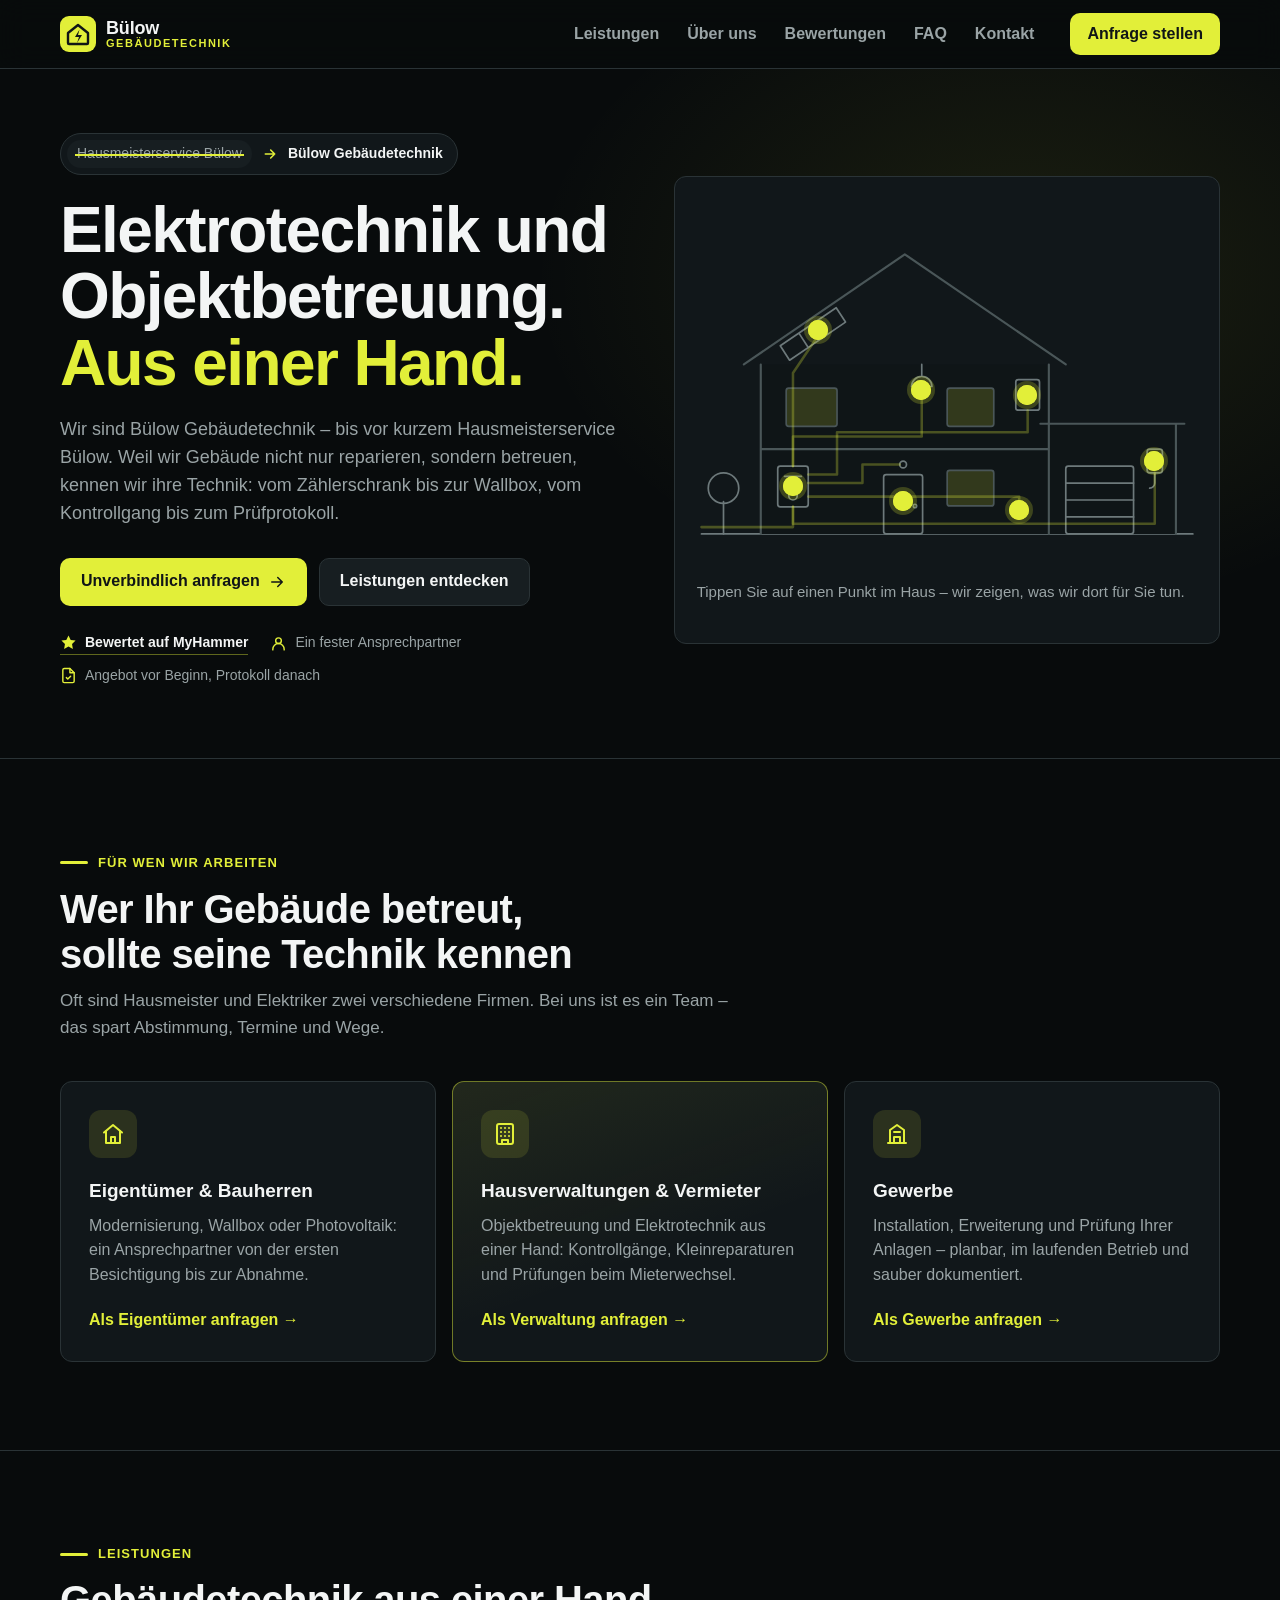
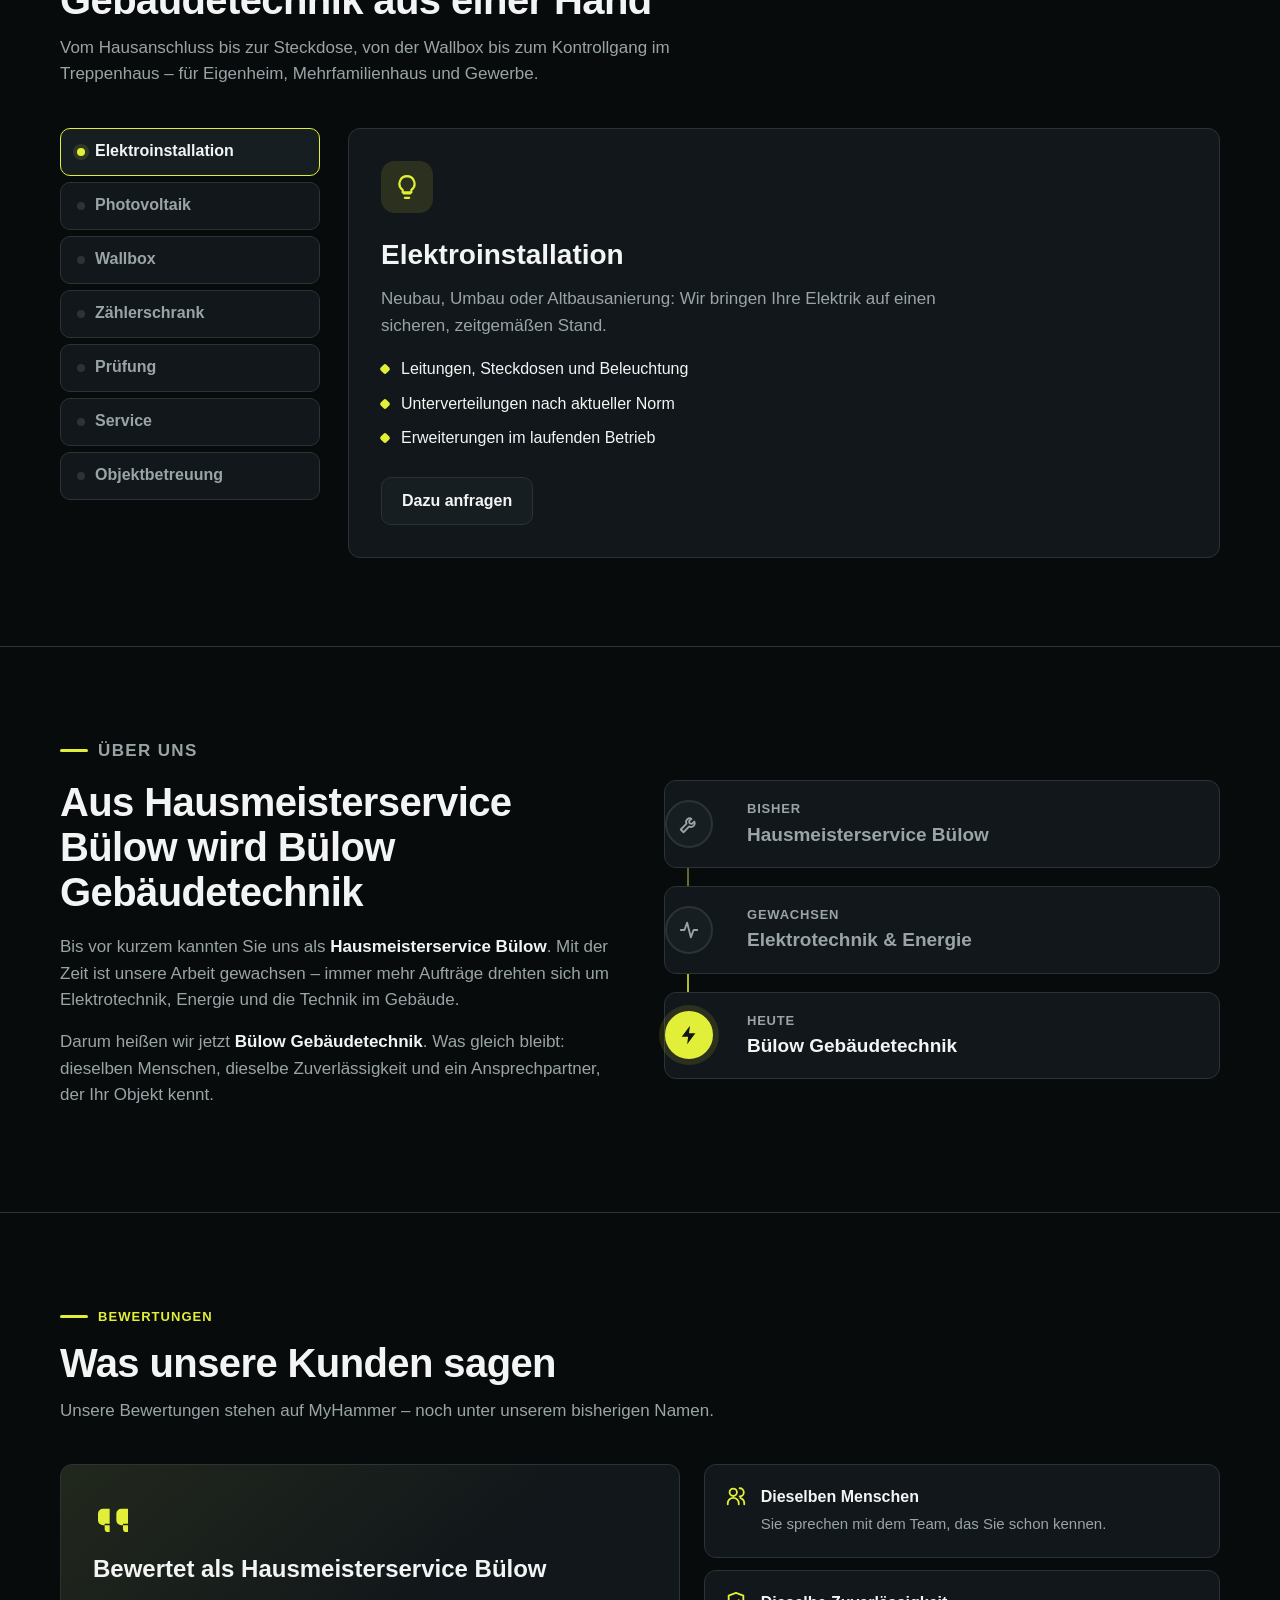
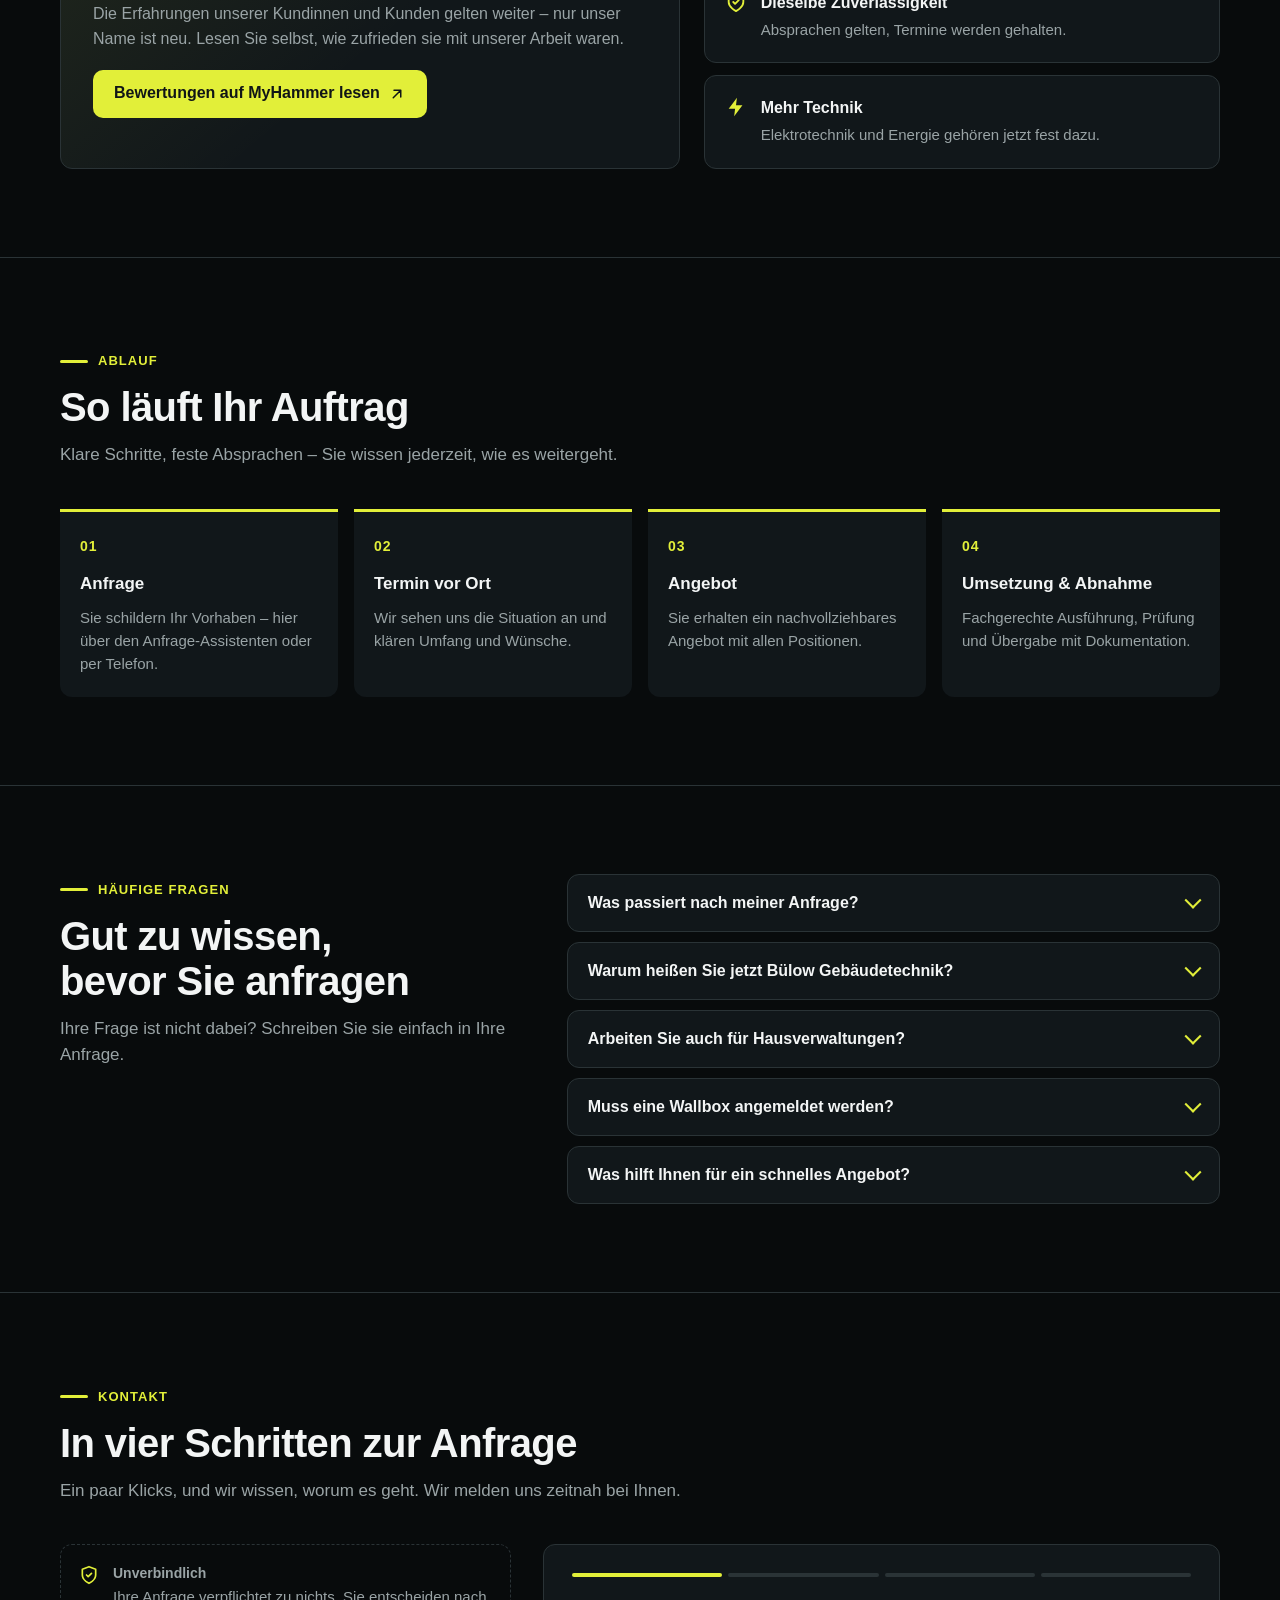
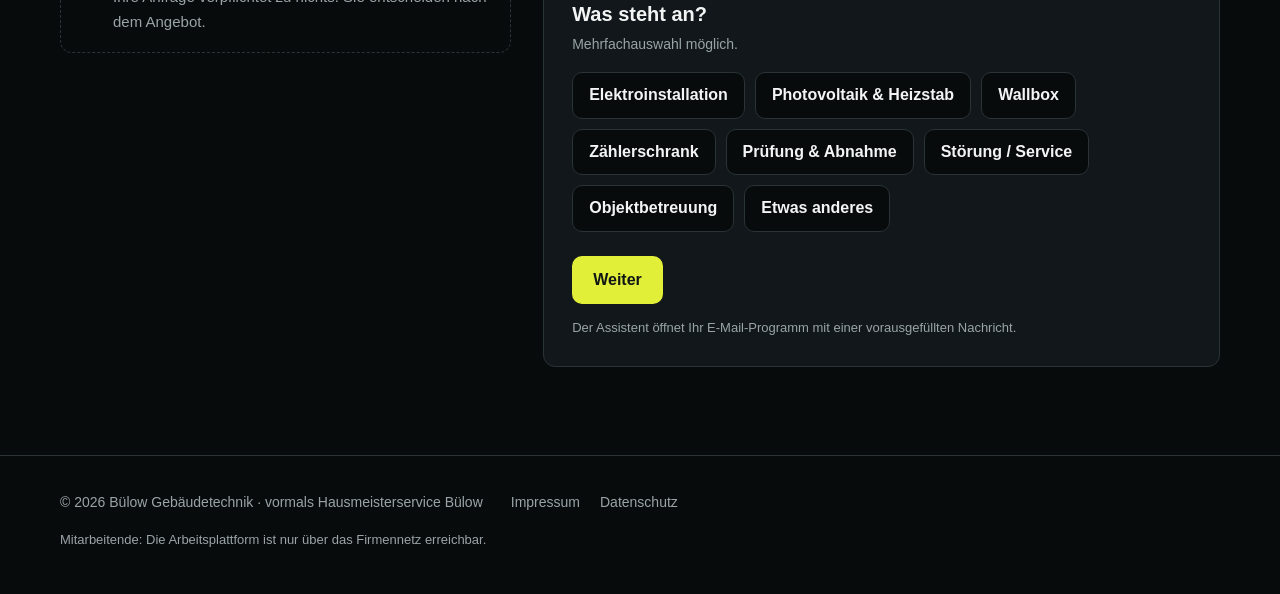
<file: index.html>
<!doctype html>
<html lang="de">
<head>
  <meta charset="utf-8">
  <meta name="viewport" content="width=device-width, initial-scale=1, viewport-fit=cover">
  <meta name="theme-color" content="#080b0c">
  <!-- Remove noindex once every [placeholder] (class "ph") is replaced with real company data. -->
  <meta name="robots" content="noindex">
  <title>Bülow Gebäudetechnik – vormals Hausmeisterservice Bülow</title>
  <meta name="description" content="Bülow Gebäudetechnik, vormals Hausmeisterservice Bülow: Elektroinstallation, Wallbox, Photovoltaik-Anschluss, Zählerschrank, Prüfung, Service und Objektbetreuung.">
  <link rel="icon" href="icon.svg" type="image/svg+xml">
  <link rel="apple-touch-icon" href="apple-touch-icon.png">
  <meta name="apple-mobile-web-app-title" content="Bülow Gebäudetechnik">
  <link rel="stylesheet" href="site.css?v=3">
  <script>document.documentElement.classList.add('js');</script>
</head>
<body>
  <a class="skip" href="#inhalt">Zum Inhalt springen</a>

  <header class="site-header">
    <div class="wrap">
      <a href="#" class="brand" aria-label="Bülow Gebäudetechnik – Startseite">
        <svg class="brand-mark" viewBox="0 0 36 36" aria-hidden="true"><rect width="36" height="36" rx="9" fill="#e2ef39"/><path d="M8 17 18 9l10 8v10a1 1 0 0 1-1 1H9a1 1 0 0 1-1-1z" fill="none" stroke="#101516" stroke-width="2.4" stroke-linejoin="round"/><path d="M19.5 13.5 15 21h4l-2 6 5-8h-4z" fill="#101516"/></svg>
        <span class="brand-text"><b>Bülow</b><span>Gebäudetechnik</span></span>
      </a>
      <nav class="site-nav" aria-label="Hauptnavigation">
        <a href="#leistungen">Leistungen</a>
        <a href="#ueber-uns">Über uns</a>
        <a href="#bewertungen">Bewertungen</a>
        <a href="#fragen">FAQ</a>
        <a href="#kontakt">Kontakt</a>
      </nav>
      <a class="button primary" href="#anfrage">Anfrage stellen</a>
    </div>
  </header>

  <main id="inhalt">
    <div class="hero">
      <div class="wrap">
        <div>
          <p class="rename" aria-label="Aus Hausmeisterservice Bülow wird Bülow Gebäudetechnik">
            <span class="old" aria-hidden="true">Hausmeisterservice Bülow</span>
            <svg viewBox="0 0 24 24" fill="none" stroke="currentColor" stroke-width="2.4" stroke-linecap="round" stroke-linejoin="round" aria-hidden="true"><path d="M5 12h14M13 6l6 6-6 6"/></svg>
            <span class="new" aria-hidden="true">Bülow Gebäudetechnik</span>
          </p>
          <h1>Elektrotechnik und Objektbetreuung. <em>Aus einer Hand.</em></h1>
          <p class="lead">Wir sind Bülow Gebäudetechnik – bis vor kurzem Hausmeisterservice Bülow. Weil wir Gebäude nicht nur reparieren, sondern betreuen, kennen wir ihre Technik: vom Zählerschrank bis zur Wallbox, vom Kontrollgang bis zum Prüfprotokoll.</p>
          <div class="hero-actions">
            <a class="button primary" href="#anfrage">Unverbindlich anfragen
              <svg viewBox="0 0 24 24" fill="none" stroke="currentColor" stroke-width="2" stroke-linecap="round" stroke-linejoin="round" aria-hidden="true"><path d="M5 12h14M13 6l6 6-6 6"/></svg>
            </a>
            <a class="button" href="tel:" data-contact="phone-link" hidden>
              <svg viewBox="0 0 24 24" fill="none" stroke="currentColor" stroke-width="2" stroke-linecap="round" stroke-linejoin="round" aria-hidden="true"><path d="M22 16.9v3a2 2 0 0 1-2.2 2 19.8 19.8 0 0 1-8.6-3.1 19.5 19.5 0 0 1-6-6A19.8 19.8 0 0 1 2.1 4.2 2 2 0 0 1 4.1 2h3a2 2 0 0 1 2 1.7c.1 1 .4 1.9.7 2.8a2 2 0 0 1-.5 2.1L8 9.9a16 16 0 0 0 6 6l1.3-1.3a2 2 0 0 1 2.1-.4c.9.3 1.8.6 2.8.7a2 2 0 0 1 1.7 2z"/></svg>
              <span data-contact="phone">Anrufen</span>
            </a>
            <a class="button" href="#leistungen" data-contact="no-phone">Leistungen entdecken</a>
          </div>
          <ul class="trust-strip" aria-label="Darauf können Sie sich verlassen">
            <li><a href="https://www.my-hammer.de/auftragnehmer/hausmeisterservice-buelow/bewertungen" target="_blank" rel="noopener"><svg viewBox="0 0 24 24" fill="currentColor" aria-hidden="true"><path d="m12 2 3.1 6.3 6.9 1-5 4.9 1.2 6.8L12 17.8 5.8 21l1.2-6.8-5-4.9 6.9-1z"/></svg>Bewertet auf MyHammer</a></li>
            <li><svg viewBox="0 0 24 24" fill="none" stroke="currentColor" stroke-width="2" stroke-linecap="round" stroke-linejoin="round" aria-hidden="true"><circle cx="12" cy="8" r="4"/><path d="M4 21v-1a8 8 0 0 1 16 0v1"/></svg>Ein fester Ansprechpartner</li>
            <li><svg viewBox="0 0 24 24" fill="none" stroke="currentColor" stroke-width="2" stroke-linecap="round" stroke-linejoin="round" aria-hidden="true"><path d="M14 2H6a2 2 0 0 0-2 2v16a2 2 0 0 0 2 2h12a2 2 0 0 0 2-2V8z"/><path d="M14 2v6h6M9 15l2 2 4-4"/></svg>Angebot vor Beginn, Protokoll danach</li>
          </ul>
        </div>

        <div class="explorer-stage">
          <div class="house" id="house">
            <svg viewBox="0 0 600 440" role="img" aria-label="Schematisches Haus mit den Bereichen, in denen wir arbeiten">
              <!-- Ground, tree, building shell -->
              <path class="detail" d="M10 400H590"/>
              <path class="detail" d="M36 400v-38"/><circle class="detail" cx="36" cy="346" r="18"/>
              <path class="fill" d="M80 200h340v200H80zM420 270h150v130H420z"/>
              <path class="structure" d="M60 200 250 70l190 130M80 200v200M420 200v200M80 300h340M410 270h170M570 270v130"/>
              <!-- Photovoltaics on the left roof slope -->
              <path class="detail" d="M103 178 169 133l11 17-66 45zM125 163l11 17M147 148l11 17"/>
              <!-- Upper floor: window, ceiling lamp, sub-distribution -->
              <rect class="window" x="110" y="228" width="60" height="45" rx="3"/>
              <rect class="window" x="300" y="228" width="55" height="45" rx="3"/>
              <path class="detail" d="M270 200v14M258 226a12 12 0 0 1 24 0z"/>
              <rect class="detail" x="381" y="218" width="28" height="36" rx="3"/><path class="detail" d="M388 228h14M388 236h14M388 244h14"/>
              <!-- Ground floor: meter cabinet, door with light, window, socket -->
              <rect class="detail" x="100" y="320" width="36" height="48" rx="3"/><path class="detail" d="M108 332h20M108 340h20"/><circle class="detail" cx="118" cy="355" r="5"/>
              <rect class="detail" x="225" y="330" width="46" height="70" rx="3"/><circle class="detail" cx="262" cy="367" r="2"/><circle class="detail" cx="248" cy="318" r="4"/>
              <rect class="window" x="300" y="325" width="55" height="42" rx="3"/>
              <rect class="detail" x="378" y="364" width="14" height="16" rx="3"/>
              <!-- Garage with wallbox -->
              <rect class="detail" x="440" y="320" width="80" height="80" rx="3"/><path class="detail" d="M440 340h80M440 360h80M440 380h80"/>
              <rect class="detail" x="536" y="300" width="18" height="28" rx="3"/><path class="detail" d="M545 328v12a6 6 0 0 1-6 6"/>
              <!-- Wires from the meter cabinet to every service point -->
              <path class="wire" data-wire="zaehler" d="M10 392H118v-24"/>
              <path class="wire" data-wire="elektro" d="M118 320v-35H270v-47"/>
              <path class="wire" data-wire="pv" d="M118 320V210l27-40"/>
              <path class="wire" data-wire="pruefung" d="M136 330h34v-50H395v-26"/>
              <path class="wire" data-wire="service" d="M136 356H385v8"/>
              <path class="wire" data-wire="objekt" d="M136 340h64v-22h44"/>
              <path class="wire" data-wire="wallbox" d="M118 368v20H545v-60"/>
              <circle class="pulse" r="5" cx="-20" cy="-20"/>
            </svg>
            <button class="hotspot" type="button" data-service="zaehler" style="left:19.67%;top:78.18%;--delay:.2s" aria-pressed="false"><span class="visually-hidden">Zählerschrank &amp; Hausanschluss</span></button>
            <button class="hotspot" type="button" data-service="pv" style="left:24.67%;top:36.36%;--delay:.5s" aria-pressed="false"><span class="visually-hidden">Photovoltaik &amp; Heizstab</span></button>
            <button class="hotspot" type="button" data-service="elektro" style="left:45%;top:52.27%;--delay:.8s" aria-pressed="false"><span class="visually-hidden">Elektroinstallation</span></button>
            <button class="hotspot" type="button" data-service="pruefung" style="left:65.83%;top:53.64%;--delay:1.1s" aria-pressed="false"><span class="visually-hidden">Prüfung &amp; Abnahme</span></button>
            <button class="hotspot" type="button" data-service="objekt" style="left:41.33%;top:82.27%;--delay:1.4s" aria-pressed="false"><span class="visually-hidden">Objektbetreuung</span></button>
            <button class="hotspot" type="button" data-service="service" style="left:64.17%;top:84.55%;--delay:1.7s" aria-pressed="false"><span class="visually-hidden">Service &amp; Störungen</span></button>
            <button class="hotspot" type="button" data-service="wallbox" style="left:90.83%;top:71.36%;--delay:2s" aria-pressed="false"><span class="visually-hidden">Wallbox &amp; E-Mobilität</span></button>
          </div>
          <p id="house-caption" aria-live="polite">Tippen Sie auf einen Punkt im Haus – wir zeigen, was wir dort für Sie tun.</p>
        </div>
      </div>
    </div>

    <section id="fuer-wen">
      <div class="wrap">
        <div class="section-head reveal">
          <p class="eyebrow">Für wen wir arbeiten</p>
          <h2>Wer Ihr Gebäude betreut, sollte seine Technik kennen</h2>
          <p>Oft sind Hausmeister und Elektriker zwei verschiedene Firmen. Bei uns ist es ein Team – das spart Abstimmung, Termine und Wege.</p>
        </div>
        <ul class="audiences">
          <li class="audience reveal">
            <span class="icon"><svg viewBox="0 0 24 24" fill="none" stroke="currentColor" stroke-width="2" stroke-linecap="round" stroke-linejoin="round" aria-hidden="true"><path d="M3 10.5 12 3l9 7.5"/><path d="M5 9.5V21h14V9.5"/><path d="M10 21v-6h4v6"/></svg></span>
            <h3>Eigentümer &amp; Bauherren</h3>
            <p>Modernisierung, Wallbox oder Photovoltaik: ein Ansprechpartner von der ersten Besichtigung bis zur Abnahme.</p>
            <a class="text-link" href="#anfrage" data-property="Einfamilienhaus">Als Eigentümer anfragen →</a>
          </li>
          <li class="audience featured reveal" style="--d:100ms">
            <span class="icon"><svg viewBox="0 0 24 24" fill="none" stroke="currentColor" stroke-width="2" stroke-linecap="round" stroke-linejoin="round" aria-hidden="true"><rect x="4" y="2" width="16" height="20" rx="2"/><path d="M9 22v-4h6v4M8 6h.01M12 6h.01M16 6h.01M8 10h.01M12 10h.01M16 10h.01M8 14h.01M12 14h.01M16 14h.01"/></svg></span>
            <h3>Hausverwaltungen &amp; Vermieter</h3>
            <p>Objektbetreuung und Elektrotechnik aus einer Hand: Kontrollgänge, Kleinreparaturen und Prüfungen beim Mieterwechsel.</p>
            <a class="text-link" href="#anfrage" data-property="Mehrfamilienhaus / Hausverwaltung">Als Verwaltung anfragen →</a>
          </li>
          <li class="audience reveal" style="--d:200ms">
            <span class="icon"><svg viewBox="0 0 24 24" fill="none" stroke="currentColor" stroke-width="2" stroke-linecap="round" stroke-linejoin="round" aria-hidden="true"><path d="M3 21h18M5 21V8l7-5 7 5v13"/><path d="M9 21v-6h6v6M9 10h6"/></svg></span>
            <h3>Gewerbe</h3>
            <p>Installation, Erweiterung und Prüfung Ihrer Anlagen – planbar, im laufenden Betrieb und sauber dokumentiert.</p>
            <a class="text-link" href="#anfrage" data-property="Gewerbe">Als Gewerbe anfragen →</a>
          </li>
        </ul>
      </div>
    </section>

    <section id="leistungen">
      <div class="wrap">
        <div class="section-head reveal">
          <p class="eyebrow">Leistungen</p>
          <h2>Gebäudetechnik aus einer Hand</h2>
          <p>Vom Hausanschluss bis zur Steckdose, von der Wallbox bis zum Kontrollgang im Treppenhaus – für Eigenheim, Mehrfamilienhaus und Gewerbe.</p>
        </div>
        <div class="explorer">
          <div class="service-tabs" role="tablist" aria-label="Leistungen">
            <button type="button" role="tab" id="tab-elektro" aria-controls="svc-elektro" data-service="elektro" aria-selected="true">Elektroinstallation</button>
            <button type="button" role="tab" id="tab-pv" aria-controls="svc-pv" data-service="pv" aria-selected="false">Photovoltaik</button>
            <button type="button" role="tab" id="tab-wallbox" aria-controls="svc-wallbox" data-service="wallbox" aria-selected="false">Wallbox</button>
            <button type="button" role="tab" id="tab-zaehler" aria-controls="svc-zaehler" data-service="zaehler" aria-selected="false">Zählerschrank</button>
            <button type="button" role="tab" id="tab-pruefung" aria-controls="svc-pruefung" data-service="pruefung" aria-selected="false">Prüfung</button>
            <button type="button" role="tab" id="tab-service" aria-controls="svc-service" data-service="service" aria-selected="false">Service</button>
            <button type="button" role="tab" id="tab-objekt" aria-controls="svc-objekt" data-service="objekt" aria-selected="false">Objektbetreuung</button>
          </div>
          <div class="service-panels">
            <article class="service" id="svc-elektro" role="tabpanel" aria-labelledby="tab-elektro" data-title="Elektroinstallation" data-short="Leitungen, Licht und Steckdosen – im Neubau und in der Sanierung.">
              <span class="icon"><svg viewBox="0 0 24 24" fill="none" stroke="currentColor" stroke-width="2" stroke-linecap="round" stroke-linejoin="round" aria-hidden="true"><path d="M9 18h6M10 22h4M12 2a7 7 0 0 0-4 12.7V17h8v-2.3A7 7 0 0 0 12 2z"/></svg></span>
              <h3>Elektroinstallation</h3>
              <p>Neubau, Umbau oder Altbausanierung: Wir bringen Ihre Elektrik auf einen sicheren, zeitgemäßen Stand.</p>
              <ul><li>Leitungen, Steckdosen und Beleuchtung</li><li>Unterverteilungen nach aktueller Norm</li><li>Erweiterungen im laufenden Betrieb</li></ul>
              <a class="button" href="#anfrage" data-request="Elektroinstallation">Dazu anfragen</a>
            </article>
            <article class="service" id="svc-pv" role="tabpanel" aria-labelledby="tab-pv" data-title="Photovoltaik &amp; Heizstab" data-short="Anschluss von PV-Anlage, Speicher und Heizstab an Ihre Hausinstallation.">
              <span class="icon"><svg viewBox="0 0 24 24" fill="none" stroke="currentColor" stroke-width="2" stroke-linecap="round" stroke-linejoin="round" aria-hidden="true"><circle cx="12" cy="6" r="2.5"/><path d="M12 1v1M17.5 6h1M5.5 6h1"/><path d="M4 21 6 12h12l2 9z"/><path d="M5 16.5h14M10 12l-.8 9M14 12l.8 9"/></svg></span>
              <h3>Photovoltaik &amp; Heizstab</h3>
              <p>Ihr Strom vom Dach soll sicher im Haus ankommen. Wir übernehmen den elektrischen Anschluss und die Abstimmung mit Ihrer vorhandenen Installation.</p>
              <ul><li>Anschluss von PV-Anlage und Speicher</li><li>Heizstab zur Nutzung von Überschussstrom</li><li>Prüfung der Leistungsbilanz</li></ul>
              <a class="button" href="#anfrage" data-request="Photovoltaik &amp; Heizstab">Dazu anfragen</a>
            </article>
            <article class="service" id="svc-wallbox" role="tabpanel" aria-labelledby="tab-wallbox" data-title="Wallbox &amp; E-Mobilität" data-short="Ladestation zu Hause – von der Leistungsprüfung bis zur Anmeldung.">
              <span class="icon"><svg viewBox="0 0 24 24" fill="none" stroke="currentColor" stroke-width="2" stroke-linecap="round" stroke-linejoin="round" aria-hidden="true"><rect x="5" y="3" width="10" height="18" rx="2"/><path d="M15 9h2a2 2 0 0 1 2 2v5a2 2 0 0 0 4 0"/><path d="m10.5 8-2 3.5h3l-2 3.5"/></svg></span>
              <h3>Wallbox &amp; E-Mobilität</h3>
              <p>Laden in der eigenen Garage oder am Stellplatz: Wir prüfen, was Ihr Hausanschluss hergibt, und installieren die passende Ladestation.</p>
              <ul><li>Beratung und Leistungsprüfung</li><li>Installation und Inbetriebnahme</li><li>Anmeldung beim Netzbetreiber</li></ul>
              <a class="button" href="#anfrage" data-request="Wallbox &amp; E-Mobilität">Dazu anfragen</a>
            </article>
            <article class="service" id="svc-zaehler" role="tabpanel" aria-labelledby="tab-zaehler" data-title="Zählerschrank &amp; Hausanschluss" data-short="Erneuerung von Zählerschränken und Abstimmung mit dem Netzbetreiber.">
              <span class="icon"><svg viewBox="0 0 24 24" fill="none" stroke="currentColor" stroke-width="2" stroke-linecap="round" stroke-linejoin="round" aria-hidden="true"><rect x="4" y="2" width="16" height="20" rx="2"/><path d="M8 6h8M8 10h8"/><rect x="8" y="14" width="8" height="4" rx="1"/></svg></span>
              <h3>Zählerschrank &amp; Hausanschluss</h3>
              <p>Alter Zählerschrank, neue Anforderungen: Wir modernisieren das Herz Ihrer Elektroanlage und klären alles Nötige mit dem Netzbetreiber.</p>
              <ul><li>Erneuerung von Zählerschränken</li><li>Vorbereitung für Wallbox und PV</li><li>Abstimmung mit dem Netzbetreiber</li></ul>
              <a class="button" href="#anfrage" data-request="Zählerschrank &amp; Hausanschluss">Dazu anfragen</a>
            </article>
            <article class="service" id="svc-pruefung" role="tabpanel" aria-labelledby="tab-pruefung" data-title="Prüfung &amp; Abnahme" data-short="Messung und Prüfprotokoll – bei Fertigstellung, Mieterwechsel oder für die Versicherung.">
              <span class="icon"><svg viewBox="0 0 24 24" fill="none" stroke="currentColor" stroke-width="2" stroke-linecap="round" stroke-linejoin="round" aria-hidden="true"><path d="M9 3h6v3H9z"/><path d="M15 4.5h2A2 2 0 0 1 19 6.5V20a2 2 0 0 1-2 2H7a2 2 0 0 1-2-2V6.5a2 2 0 0 1 2-2h2"/><path d="m9 14 2 2 4-4"/></svg></span>
              <h3>Prüfung &amp; Abnahme</h3>
              <p>Sicherheit, die Sie schwarz auf weiß haben: Wir messen und prüfen Ihre Anlage und dokumentieren das Ergebnis.</p>
              <ul><li>Prüfung mit Messprotokoll</li><li>Bei Fertigstellung oder Mieterwechsel</li><li>Nachweis für Vermieter und Versicherung</li></ul>
              <a class="button" href="#anfrage" data-request="Prüfung &amp; Abnahme">Dazu anfragen</a>
            </article>
            <article class="service" id="svc-service" role="tabpanel" aria-labelledby="tab-service" data-title="Service &amp; Störungen" data-short="Sicherung fliegt, Licht flackert: Wir finden die Ursache.">
              <span class="icon"><svg viewBox="0 0 24 24" fill="none" stroke="currentColor" stroke-width="2" stroke-linecap="round" stroke-linejoin="round" aria-hidden="true"><path d="M14.7 6.3a4 4 0 0 0-5.4 5.4L3 18l3 3 6.3-6.3a4 4 0 0 0 5.4-5.4l-2.6 2.6-2.4-.6-.6-2.4z"/></svg></span>
              <h3>Service &amp; Störungen</h3>
              <p>Wenn etwas nicht funktioniert, zählt eine schnelle, saubere Lösung. Wir suchen die Ursache und beheben sie.</p>
              <ul><li>Fehlersuche bei Ausfällen</li><li>Austausch defekter Komponenten</li><li>Kleinaufträge rund um die Elektrik</li></ul>
              <a class="button" href="#anfrage" data-request="Service &amp; Störungen">Dazu anfragen</a>
            </article>
            <article class="service" id="svc-objekt" role="tabpanel" aria-labelledby="tab-objekt" data-title="Objektbetreuung" data-short="Unsere Wurzeln als Hausmeisterservice: Ihr Objekt in festen Händen.">
              <span class="icon"><svg viewBox="0 0 24 24" fill="none" stroke="currentColor" stroke-width="2" stroke-linecap="round" stroke-linejoin="round" aria-hidden="true"><path d="M3 10.5 12 3l9 7.5"/><path d="M5 9.5V21h14V9.5"/><path d="M10 21v-6h4v6"/></svg></span>
              <h3>Objektbetreuung</h3>
              <p>Hier kommen wir her: Als Hausmeisterservice Bülow haben wir Objekte betreut. Das bleibt – jetzt mit der Elektrotechnik direkt dabei.</p>
              <ul><li>Betreuung von Wohn- und Gewerbeobjekten</li><li>Kontrollgänge und Kleinreparaturen</li><li>Ein fester Ansprechpartner für Ihr Objekt</li></ul>
              <a class="button" href="#anfrage" data-request="Objektbetreuung">Dazu anfragen</a>
            </article>
          </div>
        </div>
      </div>
    </section>

    <section id="ueber-uns">
      <div class="wrap story">
        <div class="story-copy reveal">
          <p class="eyebrow">Über uns</p>
          <div class="section-head" style="margin-bottom:20px"><h2>Aus Hausmeisterservice Bülow wird Bülow Gebäudetechnik</h2></div>
          <p>Bis vor kurzem kannten Sie uns als <strong>Hausmeisterservice Bülow</strong>. Mit der Zeit ist unsere Arbeit gewachsen – immer mehr Aufträge drehten sich um Elektrotechnik, Energie und die Technik im Gebäude.</p>
          <p>Darum heißen wir jetzt <strong>Bülow Gebäudetechnik</strong>. Was gleich bleibt: dieselben Menschen, dieselbe Zuverlässigkeit und ein Ansprechpartner, der Ihr Objekt kennt.</p>
        </div>
        <ol class="timeline">
          <li class="reveal" style="--d:100ms"><span class="dot"><svg viewBox="0 0 24 24" fill="none" stroke="currentColor" stroke-width="2" stroke-linecap="round" stroke-linejoin="round" aria-hidden="true"><path d="M14.7 6.3a4 4 0 0 0-5.4 5.4L3 18l3 3 6.3-6.3a4 4 0 0 0 5.4-5.4l-2.6 2.6-2.4-.6-.6-2.4z"/></svg></span><div><small>Bisher</small><b>Hausmeisterservice Bülow</b></div></li>
          <li class="reveal" style="--d:250ms"><span class="dot"><svg viewBox="0 0 24 24" fill="none" stroke="currentColor" stroke-width="2" stroke-linecap="round" stroke-linejoin="round" aria-hidden="true"><path d="M3 12h4l3-8 4 16 3-8h4"/></svg></span><div><small>Gewachsen</small><b>Elektrotechnik &amp; Energie</b></div></li>
          <li class="now reveal" style="--d:400ms"><span class="dot"><svg viewBox="0 0 24 24" fill="currentColor" aria-hidden="true"><path d="M13 2 4 14h7l-1 8 9-12h-7z"/></svg></span><div><small>Heute</small><b>Bülow Gebäudetechnik</b></div></li>
        </ol>
      </div>
    </section>

    <section id="bewertungen">
      <div class="wrap">
        <div class="section-head reveal">
          <p class="eyebrow">Bewertungen</p>
          <h2>Was unsere Kunden sagen</h2>
          <p>Unsere Bewertungen stehen auf MyHammer – noch unter unserem bisherigen Namen.</p>
        </div>
        <div class="reviews">
          <!-- To show selected customer quotes here, copy them verbatim from the MyHammer profile with name/date as shown there. -->
          <div class="review-card reveal">
            <svg viewBox="0 0 24 24" width="40" height="40" fill="currentColor" style="color:var(--accent)" aria-hidden="true"><path d="M10 7H6a3 3 0 0 0-3 3v4a3 3 0 0 0 3 3h1v2a2 2 0 0 0 2 2h1v-4H7v-1h3zm11 0h-4a3 3 0 0 0-3 3v4a3 3 0 0 0 3 3h1v2a2 2 0 0 0 2 2h1v-4h-3v-1h3z"/></svg>
            <h3>Bewertet als Hausmeisterservice Bülow</h3>
            <p>Die Erfahrungen unserer Kundinnen und Kunden gelten weiter – nur unser Name ist neu. Lesen Sie selbst, wie zufrieden sie mit unserer Arbeit waren.</p>
            <a class="button primary" href="https://www.my-hammer.de/auftragnehmer/hausmeisterservice-buelow/bewertungen" target="_blank" rel="noopener">
              Bewertungen auf MyHammer lesen
              <svg viewBox="0 0 24 24" fill="none" stroke="currentColor" stroke-width="2" stroke-linecap="round" stroke-linejoin="round" aria-hidden="true"><path d="M7 17 17 7M8 7h9v9"/></svg>
            </a>
          </div>
          <ul class="review-points">
            <li class="reveal" style="--d:100ms"><svg viewBox="0 0 24 24" fill="none" stroke="currentColor" stroke-width="2" stroke-linecap="round" stroke-linejoin="round" aria-hidden="true"><circle cx="9" cy="8" r="4"/><path d="M3 21v-1a6 6 0 0 1 12 0v1M16 3.5a4 4 0 0 1 0 9M21 21v-1a6 6 0 0 0-4-5.6"/></svg><div><b>Dieselben Menschen</b><span>Sie sprechen mit dem Team, das Sie schon kennen.</span></div></li>
            <li class="reveal" style="--d:200ms"><svg viewBox="0 0 24 24" fill="none" stroke="currentColor" stroke-width="2" stroke-linecap="round" stroke-linejoin="round" aria-hidden="true"><path d="M12 22s8-4 8-10V5l-8-3-8 3v7c0 6 8 10 8 10z"/><path d="m9 12 2 2 4-4"/></svg><div><b>Dieselbe Zuverlässigkeit</b><span>Absprachen gelten, Termine werden gehalten.</span></div></li>
            <li class="reveal" style="--d:300ms"><svg viewBox="0 0 24 24" fill="currentColor" aria-hidden="true"><path d="M13 2 4 14h7l-1 8 9-12h-7z"/></svg><div><b>Mehr Technik</b><span>Elektrotechnik und Energie gehören jetzt fest dazu.</span></div></li>
          </ul>
        </div>
      </div>
    </section>

    <section id="ablauf">
      <div class="wrap">
        <div class="section-head reveal">
          <p class="eyebrow">Ablauf</p>
          <h2>So läuft Ihr Auftrag</h2>
          <p>Klare Schritte, feste Absprachen – Sie wissen jederzeit, wie es weitergeht.</p>
        </div>
        <ol class="steps">
          <li class="step reveal"><h3>Anfrage</h3><p>Sie schildern Ihr Vorhaben – hier über den Anfrage-Assistenten oder per Telefon.</p></li>
          <li class="step reveal" style="--d:100ms"><h3>Termin vor Ort</h3><p>Wir sehen uns die Situation an und klären Umfang und Wünsche.</p></li>
          <li class="step reveal" style="--d:200ms"><h3>Angebot</h3><p>Sie erhalten ein nachvollziehbares Angebot mit allen Positionen.</p></li>
          <li class="step reveal" style="--d:300ms"><h3>Umsetzung &amp; Abnahme</h3><p>Fachgerechte Ausführung, Prüfung und Übergabe mit Dokumentation.</p></li>
        </ol>
      </div>
    </section>

    <section id="fragen">
      <div class="wrap faq-wrap">
        <div class="section-head reveal">
          <p class="eyebrow">Häufige Fragen</p>
          <h2>Gut zu wissen, bevor Sie anfragen</h2>
          <p>Ihre Frage ist nicht dabei? Schreiben Sie sie einfach in Ihre Anfrage.</p>
        </div>
        <div class="faq reveal">
          <details>
            <summary>Was passiert nach meiner Anfrage?</summary>
            <p>Wir melden uns bei Ihnen, klären offene Fragen und vereinbaren bei Bedarf einen Termin vor Ort. Danach erhalten Sie ein nachvollziehbares Angebot – erst wenn Sie zustimmen, legen wir los.</p>
          </details>
          <details>
            <summary>Warum heißen Sie jetzt Bülow Gebäudetechnik?</summary>
            <p>Bis vor kurzem waren wir Hausmeisterservice Bülow. Weil immer mehr Aufträge Elektrotechnik und Energie betrafen, passt der neue Name besser zu dem, was wir tun. Team und Ansprechpartner bleiben gleich; unsere Bewertungen finden Sie auf MyHammer noch unter dem bisherigen Namen.</p>
          </details>
          <details>
            <summary>Arbeiten Sie auch für Hausverwaltungen?</summary>
            <p>Ja. Gerade dort zahlt sich aus, dass Objektbetreuung und Elektrotechnik bei uns zusammengehören: ein Ansprechpartner für Kontrollgänge, Kleinreparaturen und Arbeiten an der Elektrik.</p>
          </details>
          <details>
            <summary>Muss eine Wallbox angemeldet werden?</summary>
            <p>Ja, Ladeeinrichtungen müssen beim Netzbetreiber angemeldet werden; ab mehr als 11 kW ist zusätzlich eine Genehmigung nötig. Das übernehmen wir für Sie – zusammen mit der Prüfung, ob Ihr Hausanschluss die Leistung hergibt.</p>
          </details>
          <details>
            <summary>Was hilft Ihnen für ein schnelles Angebot?</summary>
            <p>Eine kurze Beschreibung, die Adresse und – wenn möglich – Fotos vom Zählerschrank oder der betroffenen Stelle. Die Fotos können Sie einfach an die E-Mail anhängen, die der Anfrage-Assistent für Sie vorbereitet.</p>
          </details>
        </div>
      </div>
    </section>

    <section id="kontakt">
      <div class="wrap">
        <div class="section-head reveal">
          <p class="eyebrow">Kontakt</p>
          <h2>In vier Schritten zur Anfrage</h2>
          <p>Ein paar Klicks, und wir wissen, worum es geht. Wir melden uns zeitnah bei Ihnen.</p>
        </div>
        <div class="contact">
          <ul class="contact-info reveal">
            <li data-contact-row="phone">
              <svg viewBox="0 0 24 24" fill="none" stroke="currentColor" stroke-width="2" stroke-linecap="round" stroke-linejoin="round" aria-hidden="true"><path d="M22 16.9v3a2 2 0 0 1-2.2 2 19.8 19.8 0 0 1-8.6-3.1 19.5 19.5 0 0 1-6-6A19.8 19.8 0 0 1 2.1 4.2 2 2 0 0 1 4.1 2h3a2 2 0 0 1 2 1.7c.1 1 .4 1.9.7 2.8a2 2 0 0 1-.5 2.1L8 9.9a16 16 0 0 0 6 6l1.3-1.3a2 2 0 0 1 2.1-.4c.9.3 1.8.6 2.8.7a2 2 0 0 1 1.7 2z"/></svg>
              <div><strong>Telefon</strong><a href="tel:" data-contact="phone-link"><span class="ph" data-contact="phone">[Telefonnummer]</span></a></div>
            </li>
            <li data-contact-row="email">
              <svg viewBox="0 0 24 24" fill="none" stroke="currentColor" stroke-width="2" stroke-linecap="round" stroke-linejoin="round" aria-hidden="true"><rect x="2" y="4" width="20" height="16" rx="2"/><path d="m22 7-10 6L2 7"/></svg>
              <div><strong>E-Mail</strong><a href="mailto:" data-contact="email-link"><span class="ph" data-contact="email">[E-Mail-Adresse]</span></a></div>
            </li>
            <li data-contact-row="region">
              <svg viewBox="0 0 24 24" fill="none" stroke="currentColor" stroke-width="2" stroke-linecap="round" stroke-linejoin="round" aria-hidden="true"><path d="M20 10c0 6-8 12-8 12s-8-6-8-12a8 8 0 0 1 16 0z"/><circle cx="12" cy="10" r="3"/></svg>
              <div><strong>Einsatzgebiet</strong><span class="ph" data-contact="region">[Ort / Region]</span></div>
            </li>
            <li class="contact-promise">
              <svg viewBox="0 0 24 24" fill="none" stroke="currentColor" stroke-width="2" stroke-linecap="round" stroke-linejoin="round" aria-hidden="true"><path d="M12 22s8-4 8-10V5l-8-3-8 3v7c0 6 8 10 8 10z"/><path d="m9 12 2 2 4-4"/></svg>
              <div><strong>Unverbindlich</strong><span>Ihre Anfrage verpflichtet zu nichts. Sie entscheiden nach dem Angebot.</span></div>
            </li>
          </ul>

          <form class="wizard reveal" id="anfrage" novalidate>
            <div class="wizard-progress" aria-hidden="true"><span></span><span></span><span></span><span></span></div>
            <fieldset data-step="0">
              <legend>Was steht an?<small>Mehrfachauswahl möglich.</small></legend>
              <div class="chips">
                <label class="chip"><input type="checkbox" name="topic" value="Elektroinstallation"><span>Elektroinstallation</span></label>
                <label class="chip"><input type="checkbox" name="topic" value="Photovoltaik &amp; Heizstab"><span>Photovoltaik &amp; Heizstab</span></label>
                <label class="chip"><input type="checkbox" name="topic" value="Wallbox &amp; E-Mobilität"><span>Wallbox</span></label>
                <label class="chip"><input type="checkbox" name="topic" value="Zählerschrank &amp; Hausanschluss"><span>Zählerschrank</span></label>
                <label class="chip"><input type="checkbox" name="topic" value="Prüfung &amp; Abnahme"><span>Prüfung &amp; Abnahme</span></label>
                <label class="chip"><input type="checkbox" name="topic" value="Service &amp; Störungen"><span>Störung / Service</span></label>
                <label class="chip"><input type="checkbox" name="topic" value="Objektbetreuung"><span>Objektbetreuung</span></label>
                <label class="chip"><input type="checkbox" name="topic" value="Sonstiges"><span>Etwas anderes</span></label>
              </div>
            </fieldset>
            <fieldset data-step="1">
              <legend>Wie dringend ist es?</legend>
              <div class="chips">
                <label class="chip"><input type="radio" name="urgency" value="Störung – so schnell wie möglich"><span>Störung – so schnell wie möglich</span></label>
                <label class="chip"><input type="radio" name="urgency" value="In den nächsten Wochen"><span>In den nächsten Wochen</span></label>
                <label class="chip"><input type="radio" name="urgency" value="Planung für später"><span>Planung für später</span></label>
              </div>
            </fieldset>
            <fieldset data-step="2">
              <legend>Um welches Objekt geht es?</legend>
              <div class="chips">
                <label class="chip"><input type="radio" name="property" value="Einfamilienhaus"><span>Einfamilienhaus</span></label>
                <label class="chip"><input type="radio" name="property" value="Wohnung"><span>Wohnung</span></label>
                <label class="chip"><input type="radio" name="property" value="Mehrfamilienhaus / Hausverwaltung"><span>Mehrfamilienhaus / Verwaltung</span></label>
                <label class="chip"><input type="radio" name="property" value="Gewerbe"><span>Gewerbe</span></label>
              </div>
            </fieldset>
            <fieldset data-step="3">
              <legend>Wie erreichen wir Sie?</legend>
              <p class="summary" id="summary"></p>
              <div class="fields">
                <div class="field"><label for="f-name">Name</label><input id="f-name" name="name" autocomplete="name" required></div>
                <div class="field"><label for="f-contact">Telefon oder E-Mail</label><input id="f-contact" name="contact" autocomplete="email" required></div>
                <div class="field wide"><label for="f-place">PLZ / Ort</label><input id="f-place" name="place" autocomplete="postal-code"></div>
                <div class="field wide"><span class="field-label" id="l-reply">Wie sollen wir uns melden?</span>
                  <div class="chips small" role="group" aria-labelledby="l-reply">
                    <label class="chip"><input type="radio" name="reply" value="Rückruf" checked><span>Rückruf</span></label>
                    <label class="chip"><input type="radio" name="reply" value="E-Mail"><span>E-Mail</span></label>
                  </div>
                </div>
                <div class="field wide" data-reply-time><span class="field-label" id="l-time">Am besten erreichbar</span>
                  <div class="chips small" role="group" aria-labelledby="l-time">
                    <label class="chip"><input type="radio" name="time" value="Vormittags"><span>Vormittags</span></label>
                    <label class="chip"><input type="radio" name="time" value="Nachmittags"><span>Nachmittags</span></label>
                    <label class="chip"><input type="radio" name="time" value="Egal" checked><span>Egal</span></label>
                  </div>
                </div>
                <div class="field wide"><label for="f-message">Ihre Nachricht</label><textarea id="f-message" name="message" placeholder="Was soll gemacht werden? Gibt es einen Wunschtermin?"></textarea>
                  <small class="field-hint">Tipp: Fotos vom Zählerschrank oder der betroffenen Stelle können Sie an die vorbereitete E-Mail anhängen.</small></div>
                <label class="consent"><input type="checkbox" name="consent" required><span>Ich bin einverstanden, dass meine Angaben zur Bearbeitung der Anfrage verwendet werden. Details in der <a href="datenschutz.html">Datenschutzerklärung</a>.</span></label>
              </div>
            </fieldset>
            <div class="wizard-nav">
              <button class="button" type="button" data-back>Zurück</button>
              <button class="button primary" type="button" data-next>Weiter</button>
              <button class="button primary" type="submit" data-submit>Anfrage per E-Mail senden</button>
            </div>
            <p class="request-note" id="request-note" role="status">Der Assistent öffnet Ihr E-Mail-Programm mit einer vorausgefüllten Nachricht.</p>
          </form>
        </div>
      </div>
    </section>
  </main>

  <div class="action-bar" id="action-bar" aria-label="Schnellkontakt">
    <a class="button" href="tel:" data-contact="phone-link" hidden>
      <svg viewBox="0 0 24 24" fill="none" stroke="currentColor" stroke-width="2" stroke-linecap="round" stroke-linejoin="round" aria-hidden="true"><path d="M22 16.9v3a2 2 0 0 1-2.2 2 19.8 19.8 0 0 1-8.6-3.1 19.5 19.5 0 0 1-6-6A19.8 19.8 0 0 1 2.1 4.2 2 2 0 0 1 4.1 2h3a2 2 0 0 1 2 1.7c.1 1 .4 1.9.7 2.8a2 2 0 0 1-.5 2.1L8 9.9a16 16 0 0 0 6 6l1.3-1.3a2 2 0 0 1 2.1-.4c.9.3 1.8.6 2.8.7a2 2 0 0 1 1.7 2z"/></svg>
      Anrufen
    </a>
    <a class="button primary" href="#anfrage">Unverbindlich anfragen</a>
  </div>

  <footer class="site-footer">
    <div class="wrap">
      <span>© <span id="year">2026</span> Bülow Gebäudetechnik · vormals Hausmeisterservice Bülow</span>
      <nav aria-label="Rechtliches"><a href="impressum.html">Impressum</a><a href="datenschutz.html">Datenschutz</a></nav>
      <p class="staff">Mitarbeitende: Die Arbeitsplattform ist nur über das Firmennetz erreichbar.</p>
    </div>
  </footer>

  <script src="site.js?v=3"></script>
</body>
</html>
</file>
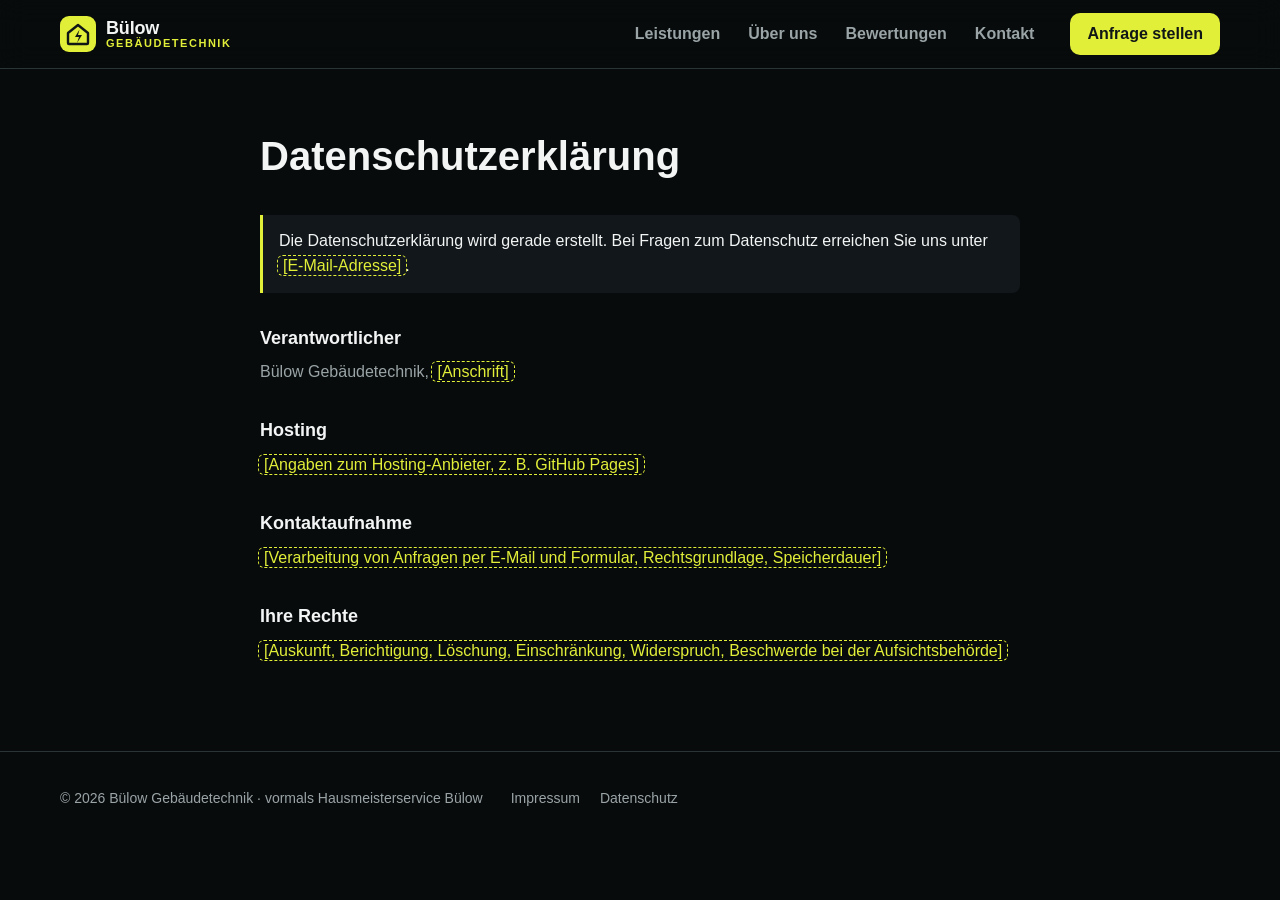
<file: datenschutz.html>
<!doctype html>
<html lang="de">
<head>
  <meta charset="utf-8">
  <meta name="viewport" content="width=device-width, initial-scale=1, viewport-fit=cover">
  <meta name="theme-color" content="#080b0c">
  <meta name="robots" content="noindex">
  <title>Datenschutzerklärung – Bülow Gebäudetechnik</title>
  <link rel="icon" href="icon.svg" type="image/svg+xml">
  <link rel="apple-touch-icon" href="apple-touch-icon.png">
  <link rel="stylesheet" href="site.css?v=2">
</head>
<body>
  <header class="site-header">
    <div class="wrap">
      <a href="./" class="brand" aria-label="Bülow Gebäudetechnik – Startseite">
        <svg class="brand-mark" viewBox="0 0 36 36" aria-hidden="true"><rect width="36" height="36" rx="9" fill="#e2ef39"/><path d="M8 17 18 9l10 8v10a1 1 0 0 1-1 1H9a1 1 0 0 1-1-1z" fill="none" stroke="#101516" stroke-width="2.4" stroke-linejoin="round"/><path d="M19.5 13.5 15 21h4l-2 6 5-8h-4z" fill="#101516"/></svg>
        <span class="brand-text"><b>Bülow</b><span>Gebäudetechnik</span></span>
      </a>
      <nav class="site-nav" aria-label="Hauptnavigation"><a href="./#leistungen">Leistungen</a><a href="./#ueber-uns">Über uns</a><a href="./#bewertungen">Bewertungen</a><a href="./#kontakt">Kontakt</a></nav>
      <a class="button primary" href="./#anfrage">Anfrage stellen</a>
    </div>
  </header>
  <main class="legal">
    <div class="wrap">
      <h1>Datenschutzerklärung</h1>
      <p class="notice">Die Datenschutzerklärung wird gerade erstellt. Bei Fragen zum Datenschutz erreichen Sie uns unter <span class="ph">[E-Mail-Adresse]</span>.</p>
      <h2>Verantwortlicher</h2>
      <p>Bülow Gebäudetechnik, <span class="ph">[Anschrift]</span></p>
      <h2>Hosting</h2>
      <p><span class="ph">[Angaben zum Hosting-Anbieter, z. B. GitHub Pages]</span></p>
      <h2>Kontaktaufnahme</h2>
      <p><span class="ph">[Verarbeitung von Anfragen per E-Mail und Formular, Rechtsgrundlage, Speicherdauer]</span></p>
      <h2>Ihre Rechte</h2>
      <p><span class="ph">[Auskunft, Berichtigung, Löschung, Einschränkung, Widerspruch, Beschwerde bei der Aufsichtsbehörde]</span></p>
    </div>
  </main>
  <footer class="site-footer">
    <div class="wrap">
      <span>© 2026 Bülow Gebäudetechnik · vormals Hausmeisterservice Bülow</span>
      <nav aria-label="Rechtliches"><a href="impressum.html">Impressum</a><a href="datenschutz.html">Datenschutz</a></nav>
    </div>
  </footer>
</body>
</html>
</file>
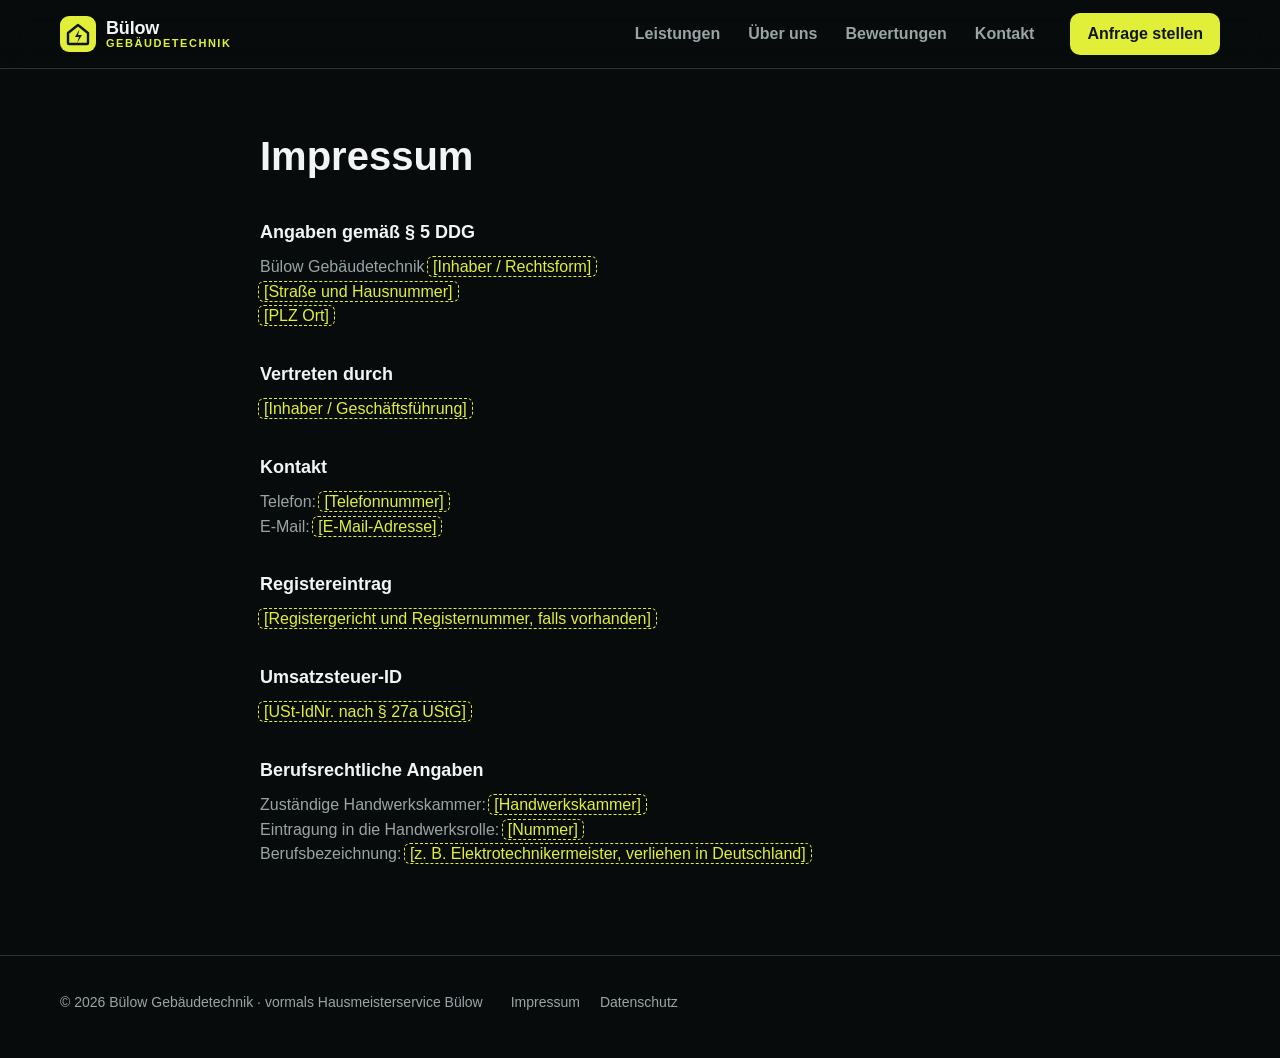
<file: impressum.html>
<!doctype html>
<html lang="de">
<head>
  <meta charset="utf-8">
  <meta name="viewport" content="width=device-width, initial-scale=1, viewport-fit=cover">
  <meta name="theme-color" content="#080b0c">
  <meta name="robots" content="noindex">
  <title>Impressum – Bülow Gebäudetechnik</title>
  <link rel="icon" href="icon.svg" type="image/svg+xml">
  <link rel="apple-touch-icon" href="apple-touch-icon.png">
  <link rel="stylesheet" href="site.css?v=2">
</head>
<body>
  <header class="site-header">
    <div class="wrap">
      <a href="./" class="brand" aria-label="Bülow Gebäudetechnik – Startseite">
        <svg class="brand-mark" viewBox="0 0 36 36" aria-hidden="true"><rect width="36" height="36" rx="9" fill="#e2ef39"/><path d="M8 17 18 9l10 8v10a1 1 0 0 1-1 1H9a1 1 0 0 1-1-1z" fill="none" stroke="#101516" stroke-width="2.4" stroke-linejoin="round"/><path d="M19.5 13.5 15 21h4l-2 6 5-8h-4z" fill="#101516"/></svg>
        <span class="brand-text"><b>Bülow</b><span>Gebäudetechnik</span></span>
      </a>
      <nav class="site-nav" aria-label="Hauptnavigation"><a href="./#leistungen">Leistungen</a><a href="./#ueber-uns">Über uns</a><a href="./#bewertungen">Bewertungen</a><a href="./#kontakt">Kontakt</a></nav>
      <a class="button primary" href="./#anfrage">Anfrage stellen</a>
    </div>
  </header>
  <main class="legal">
    <div class="wrap">
      <h1>Impressum</h1>
      <h2>Angaben gemäß § 5 DDG</h2>
      <p>Bülow Gebäudetechnik <span class="ph">[Inhaber / Rechtsform]</span><br><span class="ph">[Straße und Hausnummer]</span><br><span class="ph">[PLZ Ort]</span></p>
      <h2>Vertreten durch</h2>
      <p><span class="ph">[Inhaber / Geschäftsführung]</span></p>
      <h2>Kontakt</h2>
      <p>Telefon: <span class="ph">[Telefonnummer]</span><br>E-Mail: <span class="ph">[E-Mail-Adresse]</span></p>
      <h2>Registereintrag</h2>
      <p><span class="ph">[Registergericht und Registernummer, falls vorhanden]</span></p>
      <h2>Umsatzsteuer-ID</h2>
      <p><span class="ph">[USt-IdNr. nach § 27a UStG]</span></p>
      <h2>Berufsrechtliche Angaben</h2>
      <p>Zuständige Handwerkskammer: <span class="ph">[Handwerkskammer]</span><br>Eintragung in die Handwerksrolle: <span class="ph">[Nummer]</span><br>Berufsbezeichnung: <span class="ph">[z. B. Elektrotechnikermeister, verliehen in Deutschland]</span></p>
    </div>
  </main>
  <footer class="site-footer">
    <div class="wrap">
      <span>© 2026 Bülow Gebäudetechnik · vormals Hausmeisterservice Bülow</span>
      <nav aria-label="Rechtliches"><a href="impressum.html">Impressum</a><a href="datenschutz.html">Datenschutz</a></nav>
    </div>
  </footer>
</body>
</html>
</file>
<file: site.css>
/* Bülow Gebäudetechnik – public site. Near-black with electric yellow, carried over from the earlier notice page. */
:root {
  color-scheme: dark;
  --bg: #080b0c;
  --surface: #11171a;
  --surface-2: #171e21;
  --line: #2a3336;
  --ink: #f3f5f5;
  --muted: #9aa4a6;
  --accent: #e2ef39;
  --accent-soft: rgba(226,239,57,.12);
  --accent-ink: #101516;
  --radius: 12px;
  --wrap: 1160px;
  --gutter: 20px;
  --ease: cubic-bezier(.2,.8,.3,1);
}
* { box-sizing: border-box; }
html { scroll-behavior: smooth; scroll-padding-top: 84px; }
body { margin: 0; background: var(--bg); color: var(--ink); font-family: -apple-system, BlinkMacSystemFont, "Segoe UI", Roboto, sans-serif; font-size: 16px; line-height: 1.55; -webkit-font-smoothing: antialiased; overflow-x: hidden; }
img, svg { max-width: 100%; }
a { color: inherit; }
:focus-visible { outline: 2px solid var(--accent); outline-offset: 3px; }
.wrap { width: min(var(--wrap), 100% - 2 * var(--gutter)); margin-inline: auto; }
.skip { position: absolute; left: -9999px; }
.skip:focus { left: 16px; top: 12px; z-index: 50; background: var(--accent); color: var(--accent-ink); padding: 8px 12px; border-radius: 6px; }
[hidden] { display: none !important; }
.visually-hidden { position: absolute; width: 1px; height: 1px; overflow: hidden; clip: rect(0 0 0 0); white-space: nowrap; }

/* Placeholders for company data that is still missing – easy to spot, easy to search for. */
.ph { padding: 0 4px; border-radius: 4px; outline: 1px dashed var(--accent); outline-offset: 1px; color: var(--accent); -webkit-box-decoration-break: clone; box-decoration-break: clone; }

/* Wordmark */
.brand { display: inline-flex; align-items: center; gap: 10px; text-decoration: none; }
.brand-mark { width: 36px; height: 36px; flex: 0 0 auto; }
.brand-text { display: grid; line-height: 1.05; }
.brand-text b { font-size: 18px; letter-spacing: -.01em; }
.brand-text span { font-size: 11px; font-weight: 700; letter-spacing: .14em; text-transform: uppercase; color: var(--accent); }

.button { display: inline-flex; align-items: center; justify-content: center; gap: 8px; min-height: 48px; padding: 10px 20px; border-radius: 10px; border: 1px solid var(--line); background: var(--surface-2); color: var(--ink); font: inherit; font-weight: 650; text-decoration: none; cursor: pointer; transition: background 160ms, border-color 160ms, transform 160ms var(--ease); }
.button:hover { border-color: #4a5653; }
.button:active { transform: scale(.98); }
.button.primary { background: var(--accent); border-color: transparent; color: var(--accent-ink); }
.button.primary:hover { background: #edf77a; }
.button svg { width: 18px; height: 18px; flex: 0 0 auto; }

.eyebrow { display: inline-flex; align-items: center; gap: 10px; margin: 0 0 14px; color: var(--accent); font-size: 13px; font-weight: 700; letter-spacing: .08em; text-transform: uppercase; }
.eyebrow::before { content: ""; width: 28px; height: 3px; border-radius: 3px; background: var(--accent); }

/* Header */
.site-header { position: sticky; top: 0; z-index: 20; background: rgba(8,11,12,.82); backdrop-filter: blur(14px); -webkit-backdrop-filter: blur(14px); border-bottom: 1px solid var(--line); }
.site-header .wrap { display: flex; align-items: center; gap: 24px; min-height: 68px; }
.site-nav { display: flex; gap: 4px; margin-left: auto; }
.site-nav a { padding: 8px 12px; border-radius: 8px; color: var(--muted); text-decoration: none; font-weight: 550; }
.site-nav a:hover, .site-nav a[aria-current="true"] { color: var(--ink); background: var(--surface); }
.site-header .button { min-height: 40px; padding: 8px 16px; }
@media (max-width: 820px) { .site-nav { display: none; } .site-header .button { margin-left: auto; } }
@media (max-width: 380px) { .brand-text b { font-size: 16px; } .site-header .button { padding: 8px 12px; } }

/* Hero */
.hero { position: relative; padding: 64px 0 72px; border-bottom: 1px solid var(--line); background: radial-gradient(55% 70% at 80% 30%, rgba(226,239,57,.09), transparent 70%); overflow: hidden; }
.hero .wrap { display: grid; grid-template-columns: 1.05fr 1fr; gap: 40px; align-items: center; }
.rename { display: inline-flex; flex-wrap: wrap; align-items: center; gap: 8px 10px; margin: 0 0 22px; padding: 6px 14px 6px 6px; border: 1px solid var(--line); border-radius: 99px; background: var(--surface); font-size: 14px; color: var(--muted); }
.rename .old { position: relative; padding: 3px 10px; border-radius: 99px; background: var(--surface-2); }
.rename .old::after { content: ""; position: absolute; left: 8px; right: 8px; top: 50%; height: 2px; background: var(--accent); transform-origin: left; transform: scaleX(var(--strike, 1)); transition: transform 700ms var(--ease) 500ms; }
.rename .new { color: var(--ink); font-weight: 650; }
.rename svg { width: 16px; height: 16px; color: var(--accent); }
@media (max-width: 560px) { .rename { gap: 6px; padding: 5px 10px 5px 5px; font-size: 12px; border-radius: 14px; } .rename .old { padding: 2px 8px; } .rename svg { width: 14px; height: 14px; } .hero-actions .button { flex: 1 1 auto; } }
.hero h1 { margin: 0; font-size: clamp(36px, 5.6vw, 64px); line-height: 1.04; letter-spacing: -.025em; text-wrap: balance; }
.hero h1 em { font-style: normal; color: var(--accent); }
.hero .lead { margin: 20px 0 30px; max-width: 32em; color: var(--muted); font-size: 18px; }
.hero-actions { display: flex; flex-wrap: wrap; gap: 12px; }
.hero-hint { margin: 18px 0 0; font-size: 14px; color: var(--muted); }
@media (max-width: 900px) {
  .hero { padding: 36px 0 48px; }
  .hero .wrap { grid-template-columns: 1fr; gap: 28px; }
}

/* Interactive house */
.house { position: relative; width: 100%; aspect-ratio: 600 / 440; }
.house svg { position: absolute; inset: 0; width: 100%; height: 100%; overflow: visible; }
.house .structure { fill: none; stroke: #4a5658; stroke-width: 2.5; stroke-linejoin: round; stroke-linecap: round; }
.house .fill { fill: #0f1517; }
.house .window { fill: #1a2225; stroke: #4a5658; stroke-width: 2; transition: fill 600ms ease; }
.house.powered .window { fill: rgba(226,239,57,.16); }
.house .detail { fill: none; stroke: #6d797b; stroke-width: 2; stroke-linecap: round; stroke-linejoin: round; }
.house .wire { fill: none; stroke: var(--accent); stroke-width: 3; stroke-linecap: round; stroke-linejoin: round; opacity: .28; stroke-dasharray: var(--len, 600); stroke-dashoffset: var(--len, 600); transition: opacity 300ms ease; }
.house.powered .wire { animation: draw 1400ms var(--ease) forwards; }
.house .wire.active { opacity: 1; filter: drop-shadow(0 0 6px rgba(226,239,57,.7)); }
.house .pulse { fill: var(--accent); filter: drop-shadow(0 0 6px rgba(226,239,57,.9)); opacity: 0; }
@keyframes draw { to { stroke-dashoffset: 0; } }
.hotspot { position: absolute; z-index: 2; width: 44px; height: 44px; margin: -22px 0 0 -22px; padding: 0; border: 0; border-radius: 50%; background: transparent; cursor: pointer; display: grid; place-items: center; -webkit-tap-highlight-color: transparent; }
.hotspot::before { content: ""; position: absolute; inset: 12px; border-radius: 50%; background: var(--accent); box-shadow: 0 0 0 4px rgba(226,239,57,.22); transition: transform 220ms var(--ease), box-shadow 220ms; }
.hotspot::after { content: ""; position: absolute; inset: 12px; border-radius: 50%; border: 2px solid var(--accent); animation: ping 2.4s ease-out infinite; animation-delay: var(--delay, 0s); }
.hotspot span { position: relative; z-index: 1; color: var(--accent-ink); font-size: 12px; font-weight: 800; }
.hotspot:hover::before, .hotspot[aria-pressed="true"]::before { transform: scale(1.2); box-shadow: 0 0 0 7px rgba(226,239,57,.28); }
.hotspot[aria-pressed="true"]::after { animation: none; opacity: 0; }
@media (max-width: 560px) { .hotspot::before, .hotspot::after { inset: 14px; } }
@keyframes ping { 0% { transform: scale(1); opacity: .8; } 70%, 100% { transform: scale(2.3); opacity: 0; } }

/* Sections */
section { padding: 88px 0; }
section + section { border-top: 1px solid var(--line); }
.section-head { max-width: 42em; margin-bottom: 40px; }
.section-head h2 { margin: 0 0 12px; font-size: clamp(28px, 3.6vw, 40px); line-height: 1.12; letter-spacing: -.015em; text-wrap: balance; }
.section-head > p:not(.eyebrow) { margin: 0; color: var(--muted); font-size: 17px; }
@media (max-width: 720px) { section { padding: 60px 0; } .section-head { margin-bottom: 28px; } }

/* Hero house + services explorer */
.explorer-stage { padding: 18px; border: 1px solid var(--line); border-radius: var(--radius); background: var(--surface); }
.explorer-stage p { margin: 12px 4px 0; min-height: 3em; font-size: 15px; color: var(--muted); }
.explorer-stage p b { color: var(--ink); }
.explorer-stage p a { color: var(--accent); font-weight: 600; text-decoration: none; white-space: nowrap; }
.js .explorer { display: grid; grid-template-columns: 260px 1fr; gap: 28px; align-items: start; }
.service-tabs { display: none; gap: 6px; }
.js .service-tabs { display: flex; flex-direction: column; position: sticky; top: 92px; }
.service-tabs button { display: flex; align-items: center; gap: 10px; min-height: 48px; padding: 10px 16px; border: 1px solid var(--line); border-radius: 10px; background: var(--surface); color: var(--muted); font: inherit; font-weight: 600; text-align: left; cursor: pointer; transition: all 160ms; }
.service-tabs button::before { content: ""; width: 8px; height: 8px; border-radius: 50%; background: var(--line); transition: background 160ms, box-shadow 160ms; }
.service-tabs button:hover { color: var(--ink); }
.service-tabs button[aria-selected="true"] { color: var(--ink); border-color: var(--accent); background: var(--surface-2); }
.service-tabs button[aria-selected="true"]::before { background: var(--accent); box-shadow: 0 0 0 4px var(--accent-soft); }
.service { padding: 32px; border: 1px solid var(--line); border-radius: var(--radius); background: var(--surface); }
.service + .service { margin-top: 16px; }
.service .icon { display: grid; place-items: center; width: 52px; height: 52px; margin-bottom: 20px; border-radius: 14px; background: var(--accent-soft); color: var(--accent); }
.service .icon svg { width: 26px; height: 26px; }
.service h3 { margin: 0 0 10px; font-size: clamp(22px, 2.6vw, 28px); }
.service p { margin: 0 0 18px; color: var(--muted); font-size: 17px; max-width: 36em; }
.service ul { margin: 0 0 26px; padding: 0; list-style: none; display: grid; gap: 10px; }
.service li { display: flex; gap: 12px; align-items: flex-start; }
.service li::before { content: ""; flex: 0 0 auto; width: 8px; height: 8px; margin-top: 8px; border-radius: 2px; background: var(--accent); transform: rotate(45deg); }
.js .service + .service { margin-top: 0; }
.js .service[hidden] { display: none; }
.js .service.enter { animation: rise 420ms var(--ease); }
@keyframes rise { from { opacity: 0; transform: translateY(10px); } to { opacity: 1; transform: none; } }
@media (max-width: 900px) {
  .js .explorer { grid-template-columns: 1fr; gap: 16px; }
  .js .service-tabs { position: static; flex-direction: row; overflow-x: auto; margin: 0 calc(-1 * var(--gutter)); padding: 2px var(--gutter) 6px; scrollbar-width: none; }
  .service-tabs::-webkit-scrollbar { display: none; }
  .service-tabs button { flex: 0 0 auto; min-height: 42px; border-radius: 99px; }
  .service { padding: 24px; }
  .explorer-stage { padding: 12px; }
}

/* Story */
.story { display: grid; grid-template-columns: 1fr 1fr; gap: 48px; align-items: center; }
.story-copy p { color: var(--muted); font-size: 17px; margin: 0 0 16px; }
.story-copy p strong { color: var(--ink); }
.timeline { position: relative; margin: 0; padding: 0; list-style: none; display: grid; gap: 18px; }
.timeline::before { content: ""; position: absolute; left: 23px; top: 24px; bottom: 24px; width: 2px; background: linear-gradient(var(--line), var(--accent)); }
.timeline li { position: relative; display: grid; grid-template-columns: 48px 1fr; gap: 16px; align-items: center; padding: 18px; border: 1px solid var(--line); border-radius: var(--radius); background: var(--surface); }
.timeline .dot { position: relative; z-index: 1; display: grid; place-items: center; width: 48px; height: 48px; margin: -18px 0 -18px -18px; border-radius: 50%; background: var(--surface-2); border: 2px solid var(--line); color: var(--muted); }
.timeline li.now .dot { background: var(--accent); border-color: var(--accent); color: var(--accent-ink); box-shadow: 0 0 0 6px var(--accent-soft); }
.timeline .dot svg { width: 22px; height: 22px; }
.timeline small { display: block; color: var(--muted); font-size: 13px; font-weight: 600; text-transform: uppercase; letter-spacing: .06em; }
.timeline b { font-size: 19px; }
.timeline li:not(.now) b { color: var(--muted); }
@media (max-width: 900px) { .story { grid-template-columns: 1fr; gap: 28px; } }

/* Reviews */
.reviews { display: grid; grid-template-columns: 1.2fr 1fr; gap: 24px; align-items: stretch; }
.review-card { position: relative; display: grid; gap: 18px; align-content: start; padding: 32px; border: 1px solid var(--line); border-radius: var(--radius); background: linear-gradient(140deg, rgba(226,239,57,.08), transparent 55%), var(--surface); overflow: hidden; }
.review-card .stars { display: flex; gap: 6px; color: var(--accent); }
.review-card .stars svg { width: 28px; height: 28px; }
.review-card h3 { margin: 0; font-size: 24px; line-height: 1.2; }
.review-card p { margin: 0; color: var(--muted); }
.review-card .button { justify-self: start; }
.review-points { margin: 0; padding: 0; list-style: none; display: grid; gap: 12px; }
.review-points li { display: flex; gap: 14px; align-items: flex-start; padding: 20px; border: 1px solid var(--line); border-radius: var(--radius); background: var(--surface); }
.review-points svg { flex: 0 0 auto; width: 22px; height: 22px; color: var(--accent); }
.review-points b { display: block; margin-bottom: 2px; }
.review-points span { color: var(--muted); font-size: 15px; }
@media (max-width: 900px) { .reviews { grid-template-columns: 1fr; } .review-card { padding: 24px; } }

/* Process */
.steps { display: grid; grid-template-columns: repeat(4, 1fr); gap: 16px; list-style: none; margin: 0; padding: 0; counter-reset: step; }
.step { position: relative; padding: 24px 20px 22px; border-top: 3px solid var(--accent); background: var(--surface); border-radius: 0 0 var(--radius) var(--radius); counter-increment: step; }
.step::before { content: counter(step, decimal-leading-zero); display: block; margin-bottom: 14px; color: var(--accent); font-weight: 800; font-size: 14px; letter-spacing: .06em; }
.step h3 { margin: 0 0 8px; font-size: 17px; }
.step p { margin: 0; color: var(--muted); font-size: 15px; }
@media (max-width: 960px) { .steps { grid-template-columns: repeat(2, 1fr); } }
@media (max-width: 560px) { .steps { grid-template-columns: 1fr; } }

/* Request wizard */
.contact { display: grid; grid-template-columns: 1fr 1.5fr; gap: 32px; align-items: start; }
.contact-info { display: grid; gap: 14px; margin: 0; padding: 0; list-style: none; }
.contact-info li { display: flex; gap: 14px; align-items: flex-start; padding: 18px; border: 1px solid var(--line); border-radius: var(--radius); background: var(--surface); }
.contact-info svg { flex: 0 0 auto; width: 20px; height: 20px; margin-top: 2px; color: var(--accent); }
.contact-info strong { display: block; font-size: 14px; color: var(--muted); font-weight: 600; }
.contact-info span { font-size: 17px; font-weight: 600; }
.wizard { padding: 28px; border: 1px solid var(--line); border-radius: var(--radius); background: var(--surface); }
.wizard-progress { display: none; gap: 6px; margin-bottom: 22px; }
.js .wizard-progress { display: flex; }
.wizard-progress span { flex: 1; height: 4px; border-radius: 4px; background: var(--line); transition: background 300ms; }
.wizard-progress span.done { background: var(--accent); }
.wizard fieldset { margin: 0 0 24px; padding: 0; border: 0; min-width: 0; }
.js .wizard fieldset { margin: 0; }
.js .wizard fieldset[hidden] { display: none; }
.js .wizard fieldset.enter { animation: rise 360ms var(--ease); }
.wizard legend { padding: 0; margin-bottom: 16px; font-size: 20px; font-weight: 700; }
.wizard legend small { display: block; margin-top: 4px; font-size: 14px; font-weight: 500; color: var(--muted); }
.chips { display: flex; flex-wrap: wrap; gap: 10px; }
.chip { position: relative; }
.chip input { position: absolute; opacity: 0; inset: 0; margin: 0; cursor: pointer; }
.chip span { display: inline-flex; align-items: center; gap: 8px; min-height: 46px; padding: 10px 16px; border: 1px solid var(--line); border-radius: 10px; background: var(--bg); font-weight: 600; transition: all 160ms; }
.chip input:hover + span { border-color: #4a5653; }
.chip input:checked + span { background: var(--accent); border-color: transparent; color: var(--accent-ink); }
.chip input:focus-visible + span { outline: 2px solid var(--accent); outline-offset: 2px; }
.fields { display: grid; grid-template-columns: 1fr 1fr; gap: 16px; }
.field { display: grid; gap: 6px; }
.field.wide { grid-column: 1 / -1; }
.field label { font-size: 14px; font-weight: 600; color: var(--muted); }
.field input, .field textarea { width: 100%; min-height: 48px; padding: 10px 12px; border: 1px solid var(--line); border-radius: 10px; background: var(--bg); color: var(--ink); font: inherit; }
.field textarea { min-height: 110px; resize: vertical; }
.field input:focus, .field textarea:focus { outline: none; border-color: var(--accent); box-shadow: 0 0 0 3px rgba(226,239,57,.15); }
.consent { grid-column: 1 / -1; display: flex; gap: 10px; align-items: flex-start; font-size: 14px; color: var(--muted); }
.consent input { flex: 0 0 auto; width: 18px; height: 18px; margin-top: 2px; accent-color: var(--accent); }
.wizard-nav { display: flex; flex-wrap: wrap; gap: 10px; margin-top: 24px; }
.wizard-nav [data-back] { display: none; }
.js .wizard-nav [data-back] { display: inline-flex; }
.js .wizard-nav [data-next] { display: inline-flex; }
.wizard-nav [data-next] { display: none; }
.summary { display: none; margin: 0 0 20px; padding: 14px 16px; border-radius: 10px; background: var(--bg); border: 1px dashed var(--line); font-size: 14px; color: var(--muted); }
.js .summary:not(:empty) { display: block; }
.summary b { color: var(--ink); }
.request-note { margin: 14px 0 0; font-size: 13px; color: var(--muted); }
@media (max-width: 900px) { .contact { grid-template-columns: 1fr; } }
@media (max-width: 560px) { .wizard { padding: 20px; } .fields { grid-template-columns: 1fr; } .wizard-nav .button { flex: 1; } }

/* Trust strip under the hero copy */
.trust-strip { display: flex; flex-wrap: wrap; gap: 10px 22px; margin: 26px 0 0; padding: 0; list-style: none; font-size: 14px; color: var(--muted); }
.trust-strip li, .trust-strip a { display: inline-flex; align-items: center; gap: 8px; }
.trust-strip a { color: var(--ink); font-weight: 600; text-decoration: none; border-bottom: 1px solid rgba(226,239,57,.4); }
.trust-strip a:hover { border-bottom-color: var(--accent); }
.trust-strip svg { width: 17px; height: 17px; flex: 0 0 auto; color: var(--accent); }

/* Audiences */
.audiences { display: grid; grid-template-columns: repeat(3, 1fr); gap: 16px; margin: 0; padding: 0; list-style: none; }
.audience { display: flex; flex-direction: column; padding: 28px; border: 1px solid var(--line); border-radius: var(--radius); background: var(--surface); }
.audience.featured { border-color: rgba(226,239,57,.45); background: linear-gradient(160deg, rgba(226,239,57,.08), transparent 60%), var(--surface); }
.audience .icon { display: grid; place-items: center; width: 48px; height: 48px; margin-bottom: 18px; border-radius: 12px; background: var(--accent-soft); color: var(--accent); }
.audience .icon svg { width: 24px; height: 24px; }
.audience h3 { margin: 0 0 8px; font-size: 19px; }
.audience p { margin: 0 0 20px; color: var(--muted); }
.text-link { margin-top: auto; color: var(--accent); font-weight: 650; text-decoration: none; }
.text-link:hover { text-decoration: underline; text-underline-offset: 4px; }
@media (max-width: 900px) { .audiences { grid-template-columns: 1fr; } .audience { padding: 22px; } }

/* FAQ */
.faq-wrap { display: grid; grid-template-columns: 1fr 1.4fr; gap: 40px; align-items: start; }
.faq { display: grid; gap: 10px; }
.faq details { border: 1px solid var(--line); border-radius: var(--radius); background: var(--surface); }
.faq details[open] { border-color: #3b4649; }
.faq summary { display: flex; align-items: center; justify-content: space-between; gap: 16px; min-height: 56px; padding: 14px 20px; font-weight: 650; cursor: pointer; list-style: none; }
.faq summary::-webkit-details-marker { display: none; }
.faq summary::after { content: ""; flex: 0 0 auto; width: 10px; height: 10px; border-right: 2px solid var(--accent); border-bottom: 2px solid var(--accent); transform: rotate(45deg) translate(-2px, -2px); transition: transform 200ms var(--ease); }
.faq details[open] summary::after { transform: rotate(225deg) translate(-2px, -2px); }
.faq details p { margin: 0; padding: 0 20px 18px; color: var(--muted); }
@media (max-width: 900px) { .faq-wrap { grid-template-columns: 1fr; gap: 0; } }

/* Contact additions */
.contact-info a { color: inherit; text-decoration: none; }
.contact-info a:hover { color: var(--accent); }
.contact-promise { border-style: dashed !important; background: transparent !important; }
.contact-promise span { font-size: 15px !important; font-weight: 500 !important; color: var(--muted); }
.field-label { font-size: 14px; font-weight: 600; color: var(--muted); }
.field-hint { font-size: 13px; color: var(--muted); }
.chips.small .chip span { min-height: 40px; padding: 8px 14px; font-size: 14px; }

/* Mobile quick-contact bar */
.action-bar { display: none; }
@media (max-width: 720px) {
  .js .action-bar { display: flex; gap: 10px; position: fixed; z-index: 30; left: 0; right: 0; bottom: 0; padding: 10px 16px calc(10px + env(safe-area-inset-bottom)); background: rgba(8,11,12,.92); backdrop-filter: blur(14px); -webkit-backdrop-filter: blur(14px); border-top: 1px solid var(--line); transform: translateY(110%); transition: transform 300ms var(--ease); }
  .js .action-bar.show { transform: none; }
  .action-bar .button { flex: 1; }
  .js body { padding-bottom: 76px; }
}

/* Scroll reveal: only hidden when JS runs and motion is welcome. */
.js .reveal { opacity: 0; transform: translateY(24px); transition: opacity 700ms var(--ease), transform 700ms var(--ease); transition-delay: var(--d, 0ms); }
.js .reveal.in { opacity: 1; transform: none; }

/* Footer */
.site-footer { padding: 36px 0 44px; border-top: 1px solid var(--line); color: var(--muted); font-size: 14px; }
.site-footer .wrap { display: flex; flex-wrap: wrap; gap: 12px 28px; align-items: center; }
.site-footer nav { display: flex; gap: 20px; }
.site-footer nav a { text-decoration: none; }
.site-footer nav a:hover { color: var(--ink); }
.site-footer .staff { flex-basis: 100%; margin: 4px 0 0; font-size: 13px; }

/* Legal pages */
.legal { padding: 56px 0 80px; }
.legal .wrap { max-width: 760px; }
.legal h1 { margin: 0 0 28px; font-size: clamp(28px, 4vw, 40px); }
.legal h2 { margin: 32px 0 8px; font-size: 18px; }
.legal p { margin: 0 0 8px; color: var(--muted); }
.legal .notice { padding: 14px 16px; border-left: 3px solid var(--accent); background: var(--surface); color: var(--ink); border-radius: 0 8px 8px 0; }

@media (prefers-reduced-motion: reduce) {
  html { scroll-behavior: auto; }
  *, *::before, *::after { animation-duration: 1ms !important; animation-iteration-count: 1 !important; transition-duration: 1ms !important; }
  .js .reveal { opacity: 1; transform: none; }
  .hotspot::after { display: none; }
}
</file>
